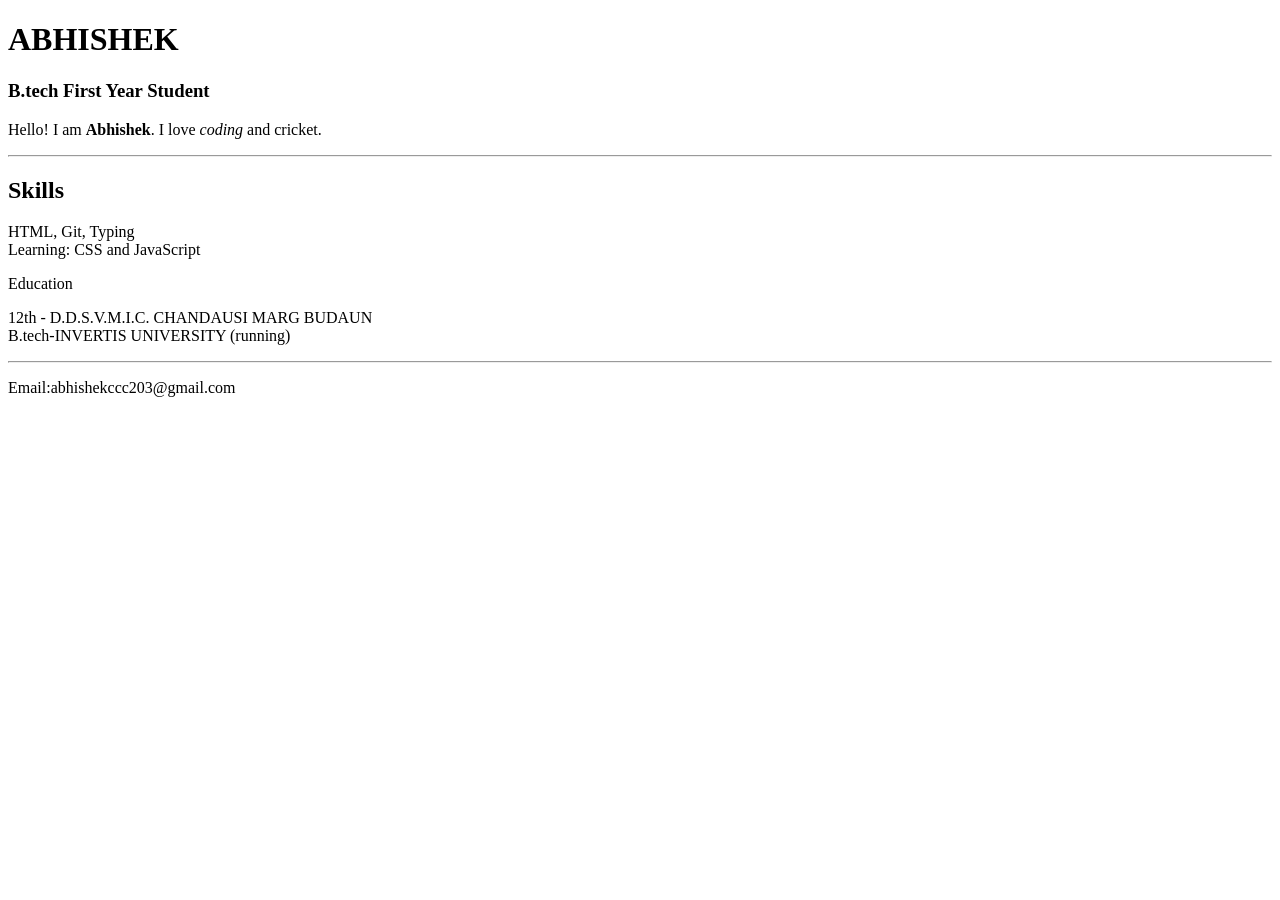
<file: week2/index.html>
<!DOCTYPE html>
<html lang="en">
<head>
  <meta charset="UTF-8">
  <title>My Resume</title>
</head>
<body>
  <!-- Heading: write your own name -->
  <h1>ABHISHEK</h1>
  <h3>B.tech First Year Student</h3>
<p>Hello! I am <strong>Abhishek</strong>. I love <em>coding</em> and cricket.</p>
  <hr>
  <!-- Skills box -->
  <div id="skills" class="section">
    <h2>Skills</h2>
    <p>HTML, Git, Typing<br>Learning: CSS and JavaScript</p>
  </div>           
   <!--Education box-->
   <div id="education"class="section"
   <h2>Education</h2>
   <p>12th - D.D.S.V.M.I.C. CHANDAUSI MARG BUDAUN
    <br>B.tech-INVERTIS UNIVERSITY (running)</p>
   
   </body> 
   <hr>
   <p>Email:abhishekccc203@gmail.com</p>
  </html>
</file>
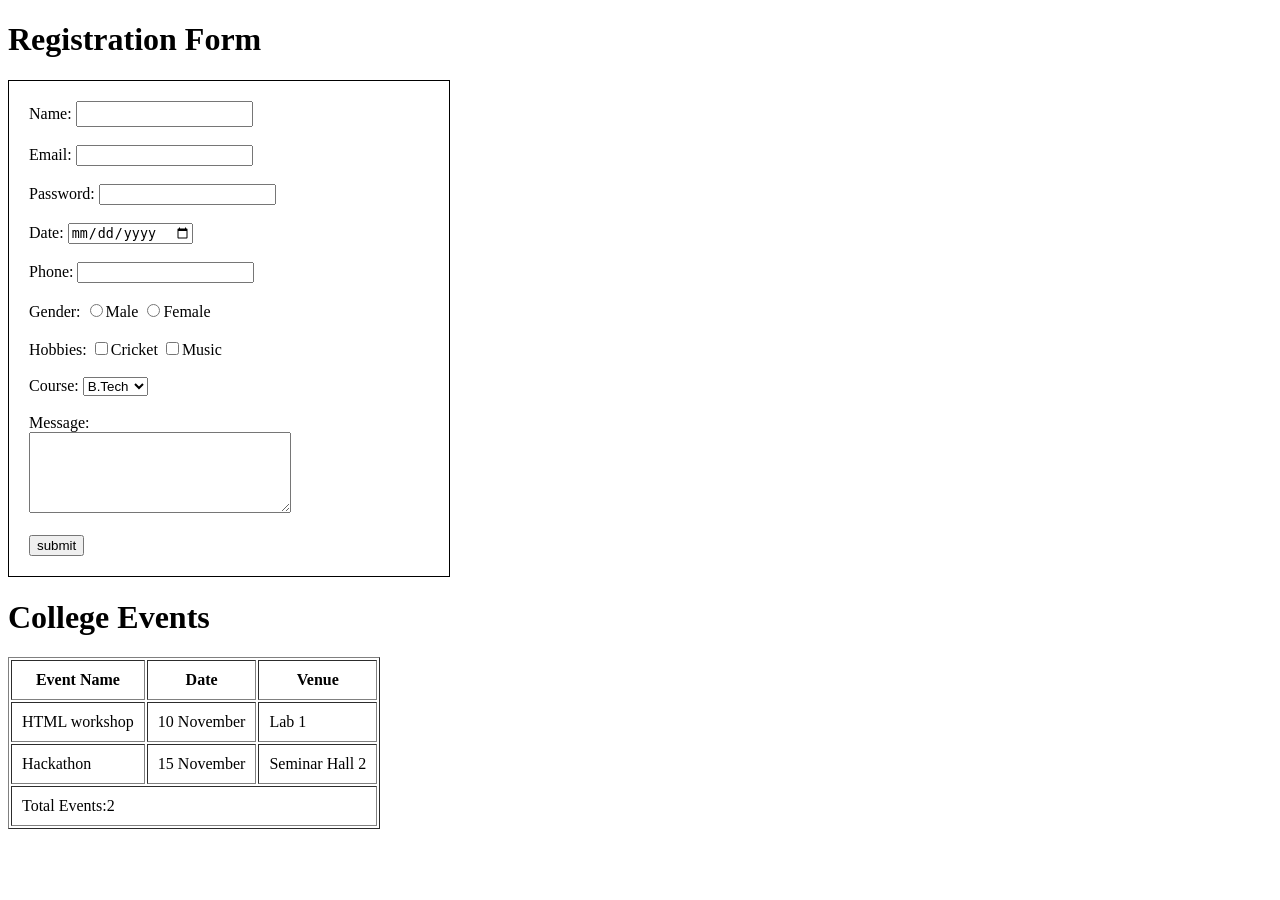
<file: week4/index.html>
<!DOCTYPE html>
<html lang="en">
<head>
 <meta charset="UTF-8">

 <meta name="viewport"  content="width=device-width,initial-scale=1.0>"
  <meta name="description"content="My College Registration Form">
  <meta name="author"content="Abhishek">

  <title>My College Website</title>
 
   <link rel="icon" type="image/png" href="favicon.png.jpeg">
   </head>
<body>

    <h1>Registration Form</h1>

    <form style="width:400px; min-height:400px; padding: 20px; border:1px solid black;">


        <label for="name">Name:</label>
        <input type="text"id="name"name="name" style="height: 20px;">
        <br><br>


        <label for="email">Email:</label>
        <input type="email"id="email"name="email style="height: 30px;">
        <br><br>

        
        <label for="password">Password:</label>
        <input type="password"id="password"name="password style="height:30px;"">
        <br><br>


        <label>Date:</label>
        <input type="date">
        <br><br>


        <label>Phone:</label>
        <input type="tel">
        <br><br>


        <label>Gender:</label>
        <input type="radio"name="gender">Male
        <input type="radio"name="gender">Female
        <br><br>


        <label>Hobbies:</label>

         <input type="checkbox"name="hobbies">Cricket
         <input type="checkbox"name="hobbies">Music
         <br><br>


         <label for="course">Course:</label>
         <select id="course"name="course">
             <option>B.Tech</option>
             <option>BCA</option>
             <option>M.Tech</option>
             <option>MCA</option>
         </select>
         <br><br>


         <label for="message">Message:</label>
         <br>
         <textarea id="message"name="message" rows="5" cols="30"></textarea>
         <br><br>


         <button type="submit">submit</button>


    </form>

       <h1>College Events</h1>
       <table border="1" cellpadding="10">

       <thead>
        <tr>
        <th>Event Name</th>
        <th>Date</th>
        <th>Venue</th>
        </tr>
       </thead>

       <tbody>
        <tr>
             <td>HTML workshop</td>
             <td>10 November</td>
             <td>Lab 1</td>
        </tr>
             <tr>
                <td>Hackathon</td>
                <td>15 November</td>
                <td>Seminar Hall 2</td>
             </tr>
       </tbody>

       <tfoot>
         <tr>
            <td colspan="3">Total Events:2</td>
         </tr>
       </tfoot>

    </table>
    

</body>
</html>
</file>
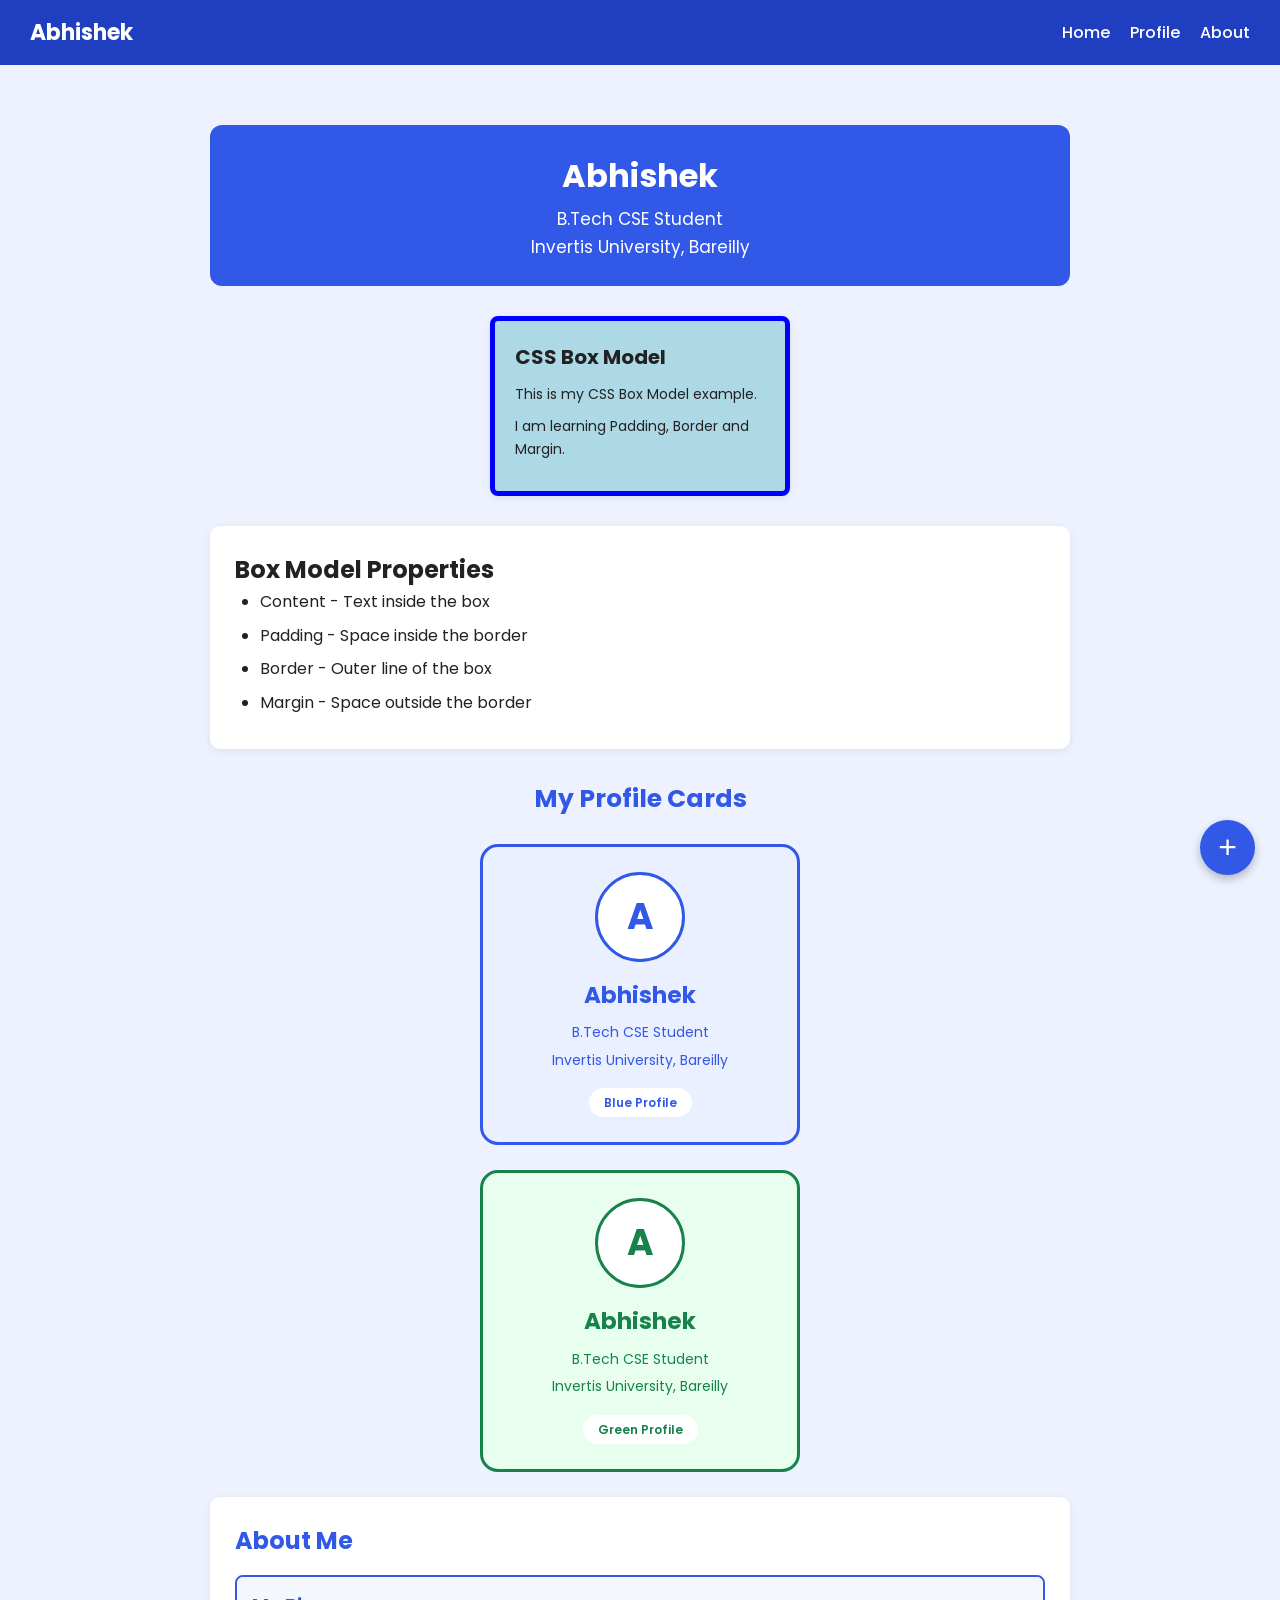
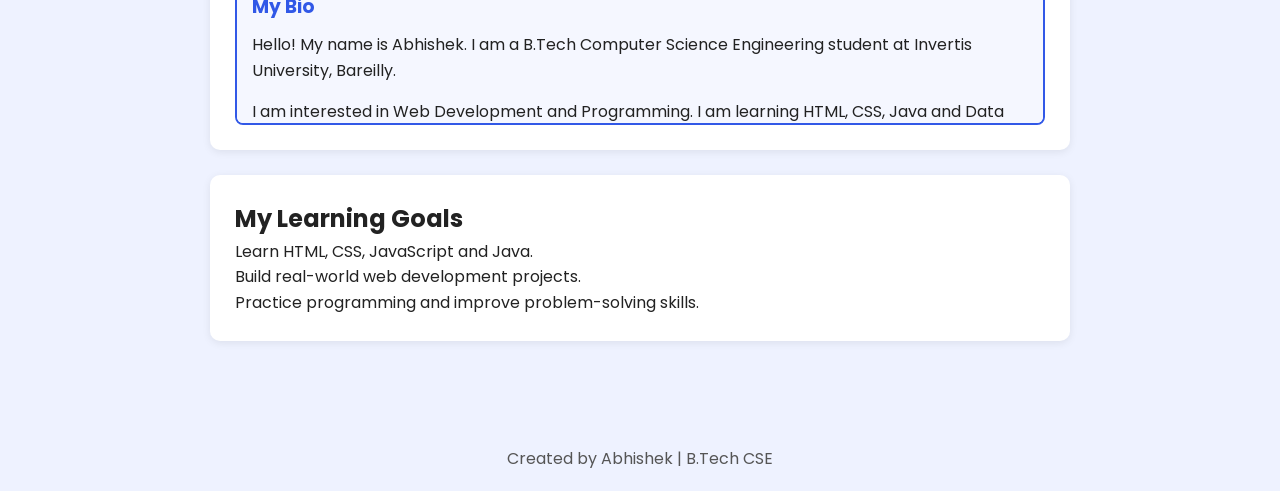
<file: week6/index.html>
<!DOCTYPE html>
<html lang="en">
<head>
    <meta charset="UTF-8">
    <meta name="viewport" content="width=device-width, initial-scale=1.0">
    <title>Abhishek - B.Tech CSE Student</title>

    <link rel="preconnect" href="https://fonts.googleapis.com">
    <link rel="preconnect" href="https://fonts.gstatic.com" crossorigin>
    <link href="https://fonts.googleapis.com/css2?family=Poppins:wght@400;500;600;700&display=swap" rel="stylesheet">

    <link rel="stylesheet" href="style.css">
</head>

<body>

    <!-- Sticky Navigation -->
    <nav class="top-bar">
        <h2>Abhishek</h2>

        <div class="nav-links">
            <a href="#home">Home</a>
            <a href="#profile">Profile</a>
            <a href="#bio">About</a>
        </div>
    </nav>

    <main class="container">

        <!-- Student Information -->
        <header class="student-info" id="home">
            <h1>Abhishek</h1>
            <p>B.Tech CSE Student</p>
            <p>Invertis University, Bareilly</p>
        </header>

        <!-- Task 6.1 - Box Model -->
        <section class="card box-demo">
            <h2>CSS Box Model</h2>
            <p>This is my CSS Box Model example.</p>
            <p>I am learning Padding, Border and Margin.</p>
        </section>

        <!-- Box Model Explanation -->
        <section class="card">
            <h2>Box Model Properties</h2>

            <ul>
                <li>Content - Text inside the box</li>
                <li>Padding - Space inside the border</li>
                <li>Border - Outer line of the box</li>
                <li>Margin - Space outside the border</li>
            </ul>
        </section>

        <!-- Task 6.2 - Profile Cards -->
        <section class="card-section" id="profile">
            <h2 class="section-title"> My Profile Cards</h2>

            <div class="profile-card blue-card">
                <div class="avatar">A</div>
                <h2>Abhishek</h2>
                <p>B.Tech CSE Student</p>
                <p>Invertis University, Bareilly</p>
                <span class="card-label">Blue Profile</span>
            </div>

            <div class="profile-card green-card">
                <div class="avatar">A</div>
                <h2>Abhishek</h2>
                <p>B.Tech CSE Student</p>
                <p>Invertis University, Bareilly</p>
                <span class="card-label">Green Profile</span>
            </div>
        </section>

        <!-- Task 6.3 - Scrollable Bio -->
        <section class="card bio-section" id="bio">
            <h2> About Me</h2>

            <div class="bio-box">
                <h3>My Bio</h3>

                <p>Hello! My name is Abhishek. I am a B.Tech Computer Science Engineering student at Invertis University, Bareilly.</p>

                <p>I am interested in Web Development and Programming. I am learning HTML, CSS, Java and Data Structures.</p>

                <p>My goal is to become a successful Software Developer. I enjoy learning new technologies and building projects.</p>

                <p>I am improving my problem-solving skills and practicing coding regularly.</p>

                <p>I want to develop useful websites and applications and grow my technical knowledge.</p>
            </div>
        </section>

        <!-- Learning Goals -->
        <section class="card">
            <h2>My Learning Goals</h2>
            <p>Learn HTML, CSS, JavaScript and Java.</p>
            <p>Build real-world web development projects.</p>
            <p>Practice programming and improve problem-solving skills.</p>
        </section>

    </main>

    <!-- Fixed Plus Button -->
    <button class="plus-button" type="button" aria-label="Add">+</button>

    <!-- Footer -->
    <footer class="footer">
        <p>Created by Abhishek | B.Tech CSE</p>
    </footer>

</body>
</html>
</file>
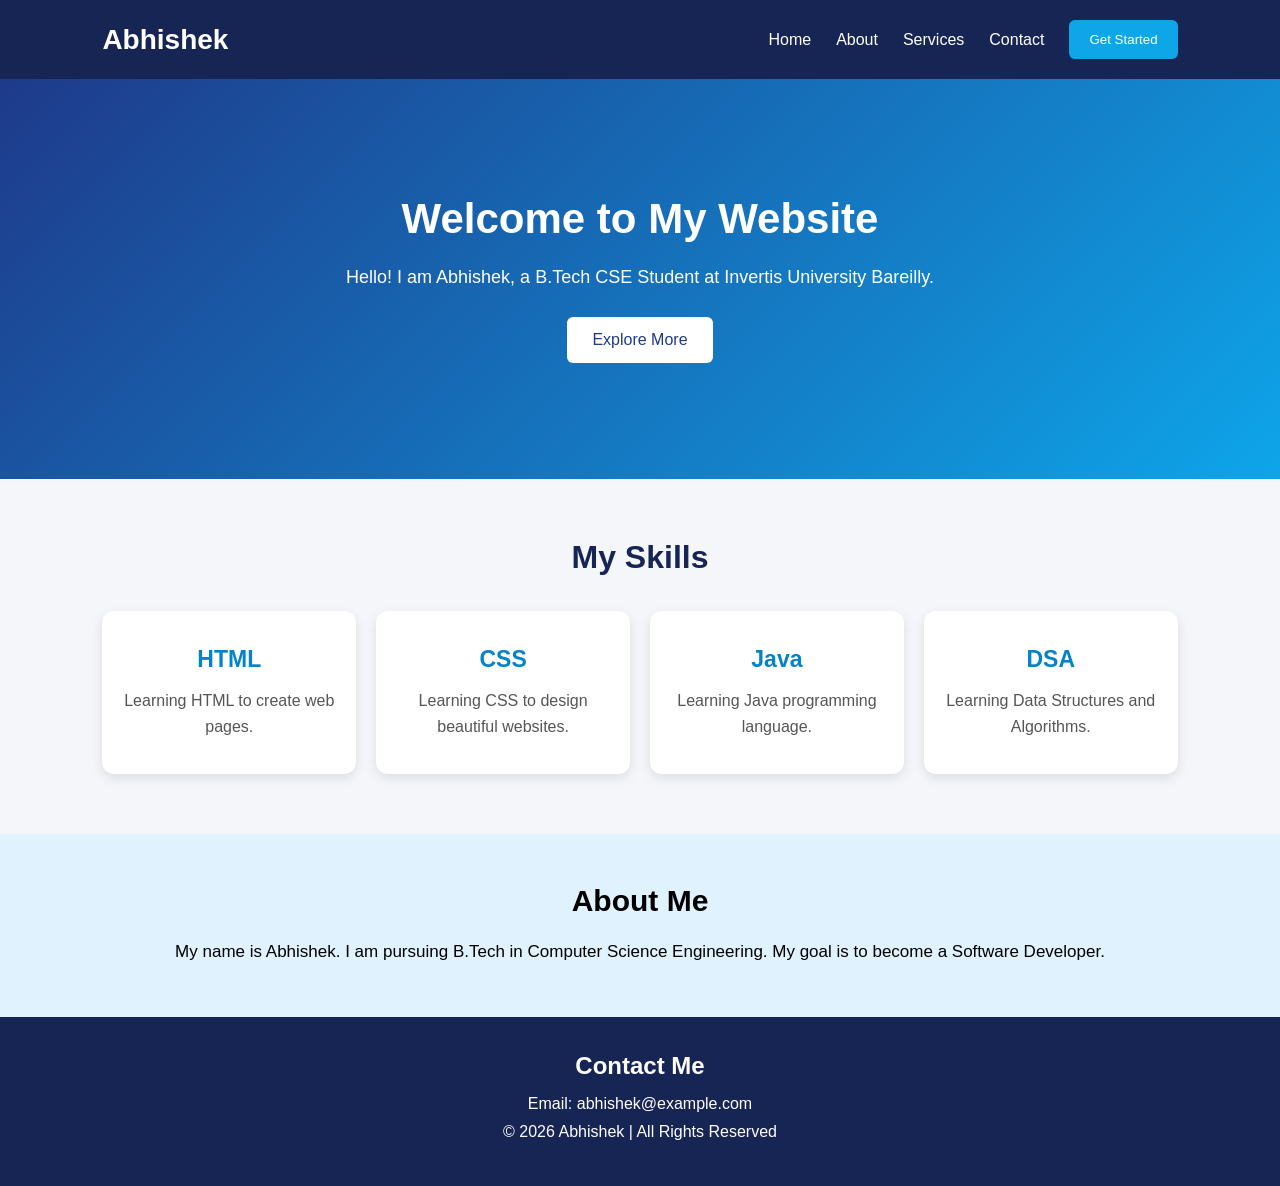
<file: week7/index.html>
<!DOCTYPE html>
<html lang="en">
<head>
    <meta charset="UTF-8">
    <meta name="viewport" content="width=device-width, initial-scale=1.0">
    <title>Abhishek - Landing Page</title>
    <link rel="stylesheet" href="style.css">
</head>
<body>

    <!-- 7.1 Navbar using Flexbox -->
    <header>
        <nav class="navbar">
            <div class="logo">Abhishek</div>

            <div class="nav-links">
                <a href="#home">Home</a>
                <a href="#about">About</a>
                <a href="#services">Services</a>
                <a href="#contact">Contact</a>
                <button class="nav-btn">Get Started</button>
            </div>
        </nav>
    </header>

    <!-- 7.2 Banner using Flexbox -->
    <section class="banner" id="home">
        <div class="banner-content">
            <h1>Welcome to My Website</h1>
            <p>
                Hello! I am Abhishek, a B.Tech CSE Student
                at Invertis University Bareilly.
            </p>
            <button class="main-btn">Explore More</button>
        </div>
    </section>

    <!-- 7.3 Cards using Flexbox -->
    <section class="services" id="services">
        <h2>My Skills</h2>

        <div class="card-container">

            <div class="card">
                <h3>HTML</h3>
                <p>Learning HTML to create web pages.</p>
            </div>

            <div class="card">
                <h3>CSS</h3>
                <p>Learning CSS to design beautiful websites.</p>
            </div>

            <div class="card">
                <h3>Java</h3>
                <p>Learning Java programming language.</p>
            </div>

            <div class="card">
                <h3>DSA</h3>
                <p>Learning Data Structures and Algorithms.</p>
            </div>

        </div>
    </section>

    <!-- About Section -->
    <section class="about" id="about">
        <h2>About Me</h2>
        <p>
            My name is Abhishek.
            I am pursuing B.Tech in Computer Science Engineering.
            My goal is to become a Software Developer.
        </p>
    </section>

    <!-- Contact Section -->
    <footer id="contact">
        <h2>Contact Me</h2>
        <p>Email: abhishek@example.com</p>
        <p>© 2026 Abhishek | All Rights Reserved</p>
    </footer>

</body>
</html>
</file>
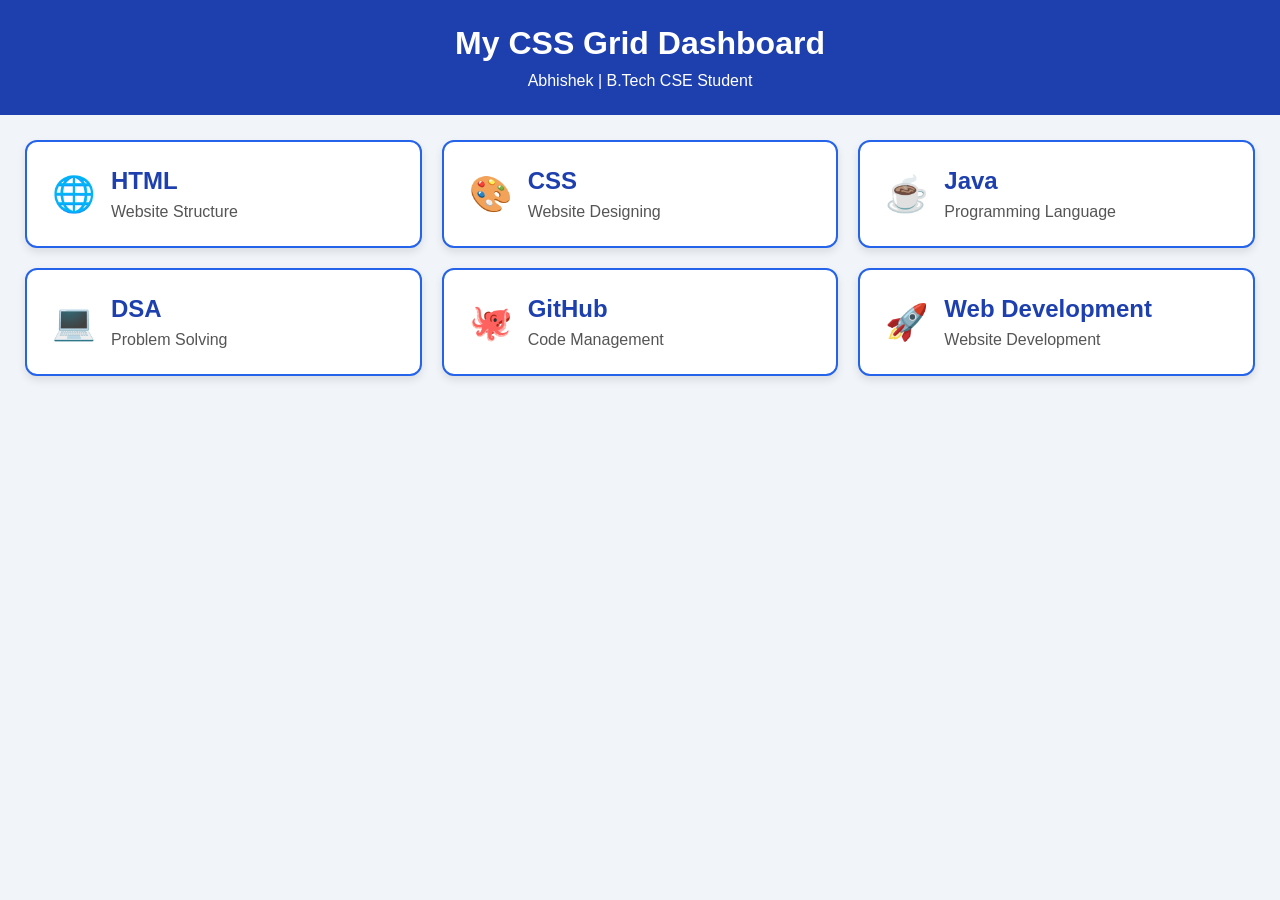
<file: week8/index.html>
<!DOCTYPE html>
<html lang="en">
<head>
    <meta charset="UTF-8">
    <meta name="viewport" content="width=device-width, initial-scale=1.0">
    <title> Grid Inspector</title>
    <link rel="stylesheet" href="style.css">
</head>
<body>

    <header>
        <h1>My CSS Grid Dashboard</h1>
        <p>Abhishek | B.Tech CSE Student</p>
    </header>

    <main class="grid-container">

        <div class="box">
            <span>🌐</span>
            <div>
                <h2>HTML</h2>
                <p>Website Structure</p>
            </div>
        </div>

        <div class="box">
            <span>🎨</span>
            <div>
                <h2>CSS</h2>
                <p>Website Designing</p>
            </div>
        </div>

        <div class="box">
            <span>☕</span>
            <div>
                <h2>Java</h2>
                <p>Programming Language</p>
            </div>
        </div>

        <div class="box">
            <span>💻</span>
            <div>
                <h2>DSA</h2>
                <p>Problem Solving</p>
            </div>
        </div>

        <div class="box">
            <span>🐙</span>
            <div>
                <h2>GitHub</h2>
                <p>Code Management</p>
            </div>
        </div>

        <div class="box">
            <span>🚀</span>
            <div>
                <h2>Web Development</h2>
                <p>Website Development</p>
            </div>
        </div>

    </main>

</body>
</html>
</file>
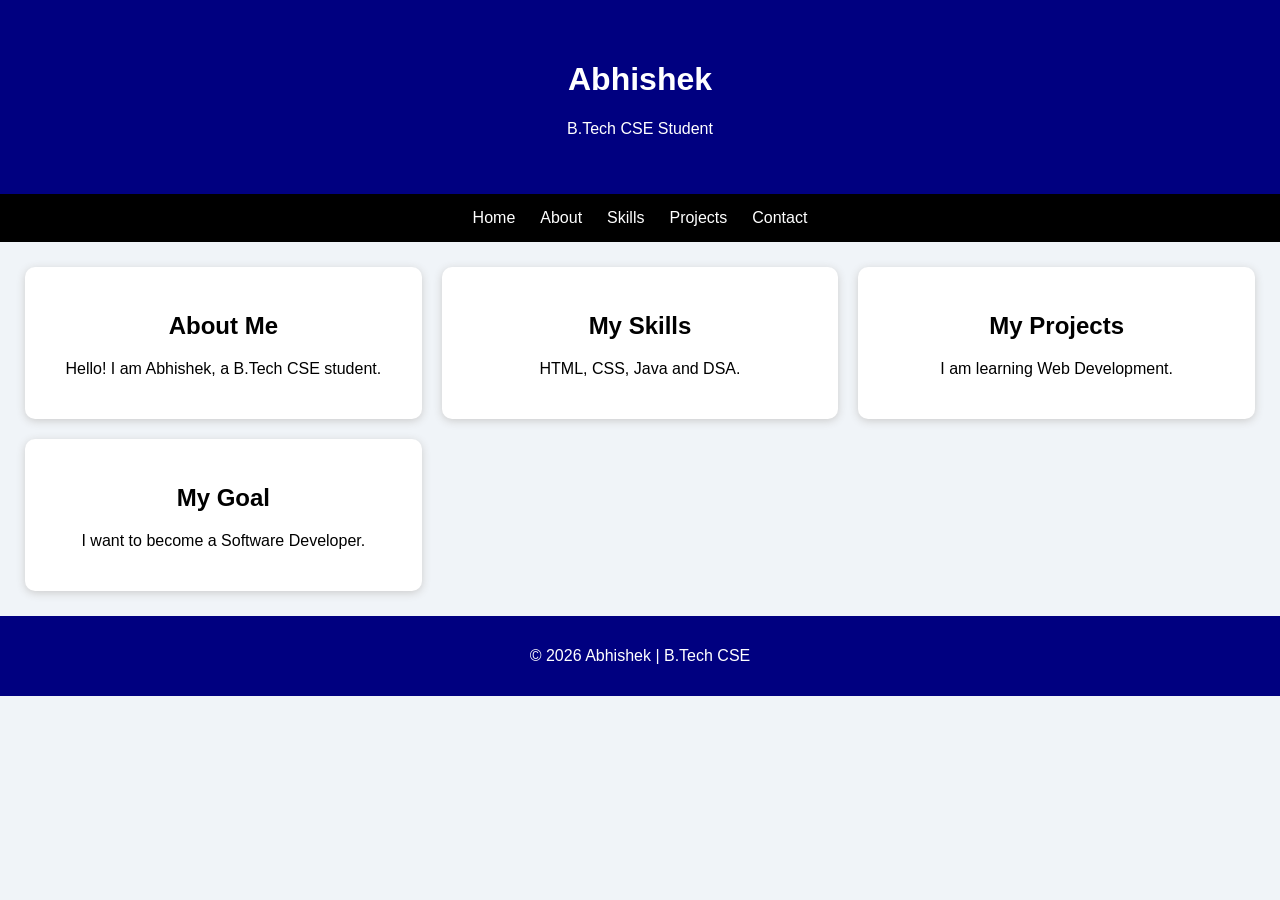
<file: week9/index.html>
<!DOCTYPE html>
<html lang="en">
<head>
    <meta charset="UTF-8">
    <meta name="viewport" content="width=device-width, initial-scale=1.0">
    <title>Abhishek Portfolio</title>
    <link rel="stylesheet" href="style.css">
</head>
<body>

    <header>
        <h1>Abhishek</h1>
        <p>B.Tech CSE Student</p>
    </header>

    <nav>
        <a href="#">Home</a>
        <a href="#">About</a>
        <a href="#">Skills</a>
        <a href="#">Projects</a>
        <a href="#">Contact</a>
    </nav>

    <main>

        <section class="card">
            <h2>About Me</h2>
            <p>Hello! I am Abhishek, a B.Tech CSE student.</p>
        </section>

        <section class="card">
            <h2>My Skills</h2>
            <p>HTML, CSS, Java and DSA.</p>
        </section>

        <section class="card">
            <h2>My Projects</h2>
            <p>I am learning Web Development.</p>
        </section>

        <section class="card">
            <h2>My Goal</h2>
            <p>I want to become a Software Developer.</p>
        </section>

    </main>

    <footer>
        <p>© 2026 Abhishek | B.Tech CSE</p>
    </footer>

</body>
</html>
</file>
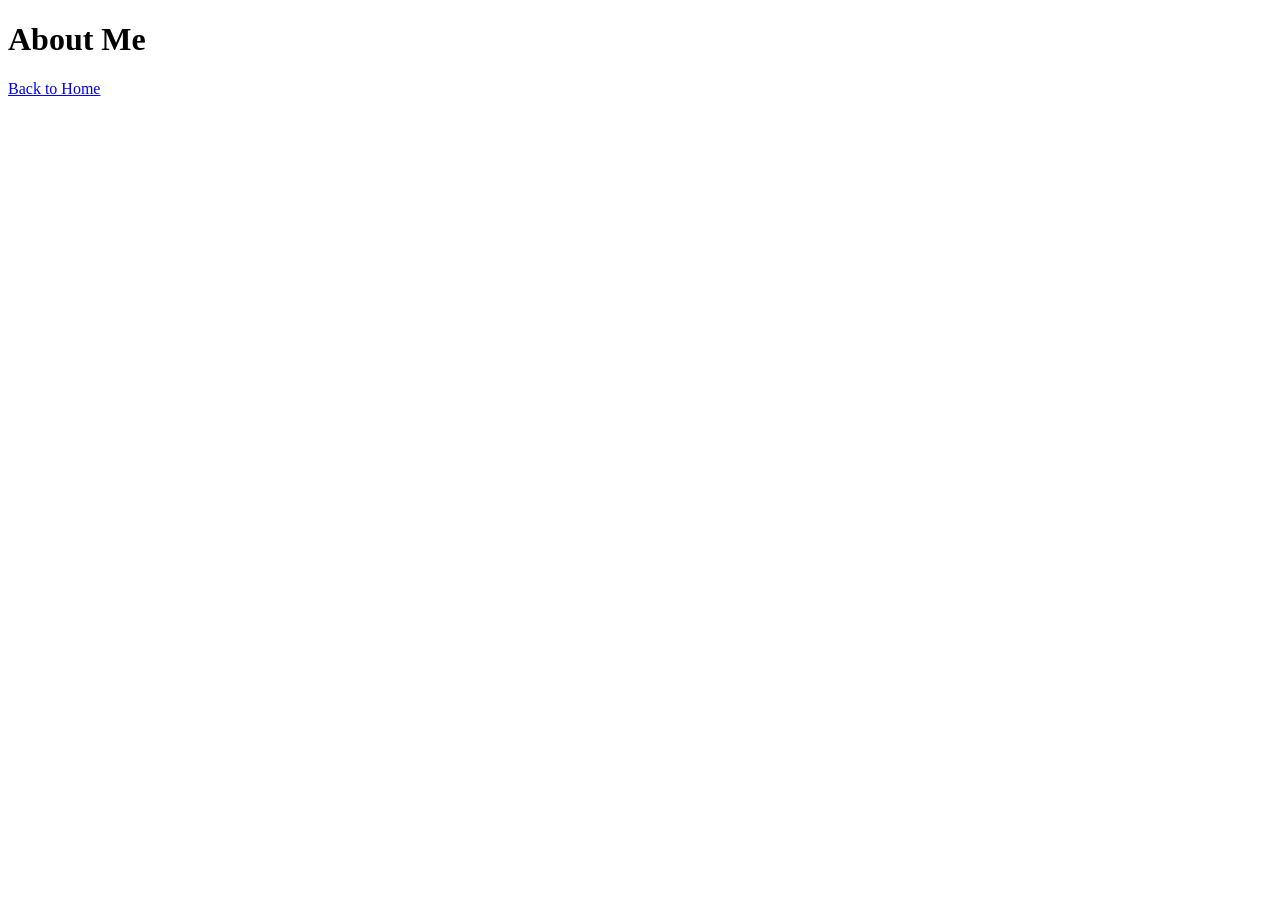
<file: about.html>
<!DOCTYPE html>
<html lang="en">
<head>
    <meta charset="UTF-8">
    <title>About Abhishek</title>
</head>
<body>
    <header>
    <h1>About Me</h1>
   <nav>
    <a href="index.html">Back to Home</a>
    </nav>
    </header>
</body>
</html>
</file>
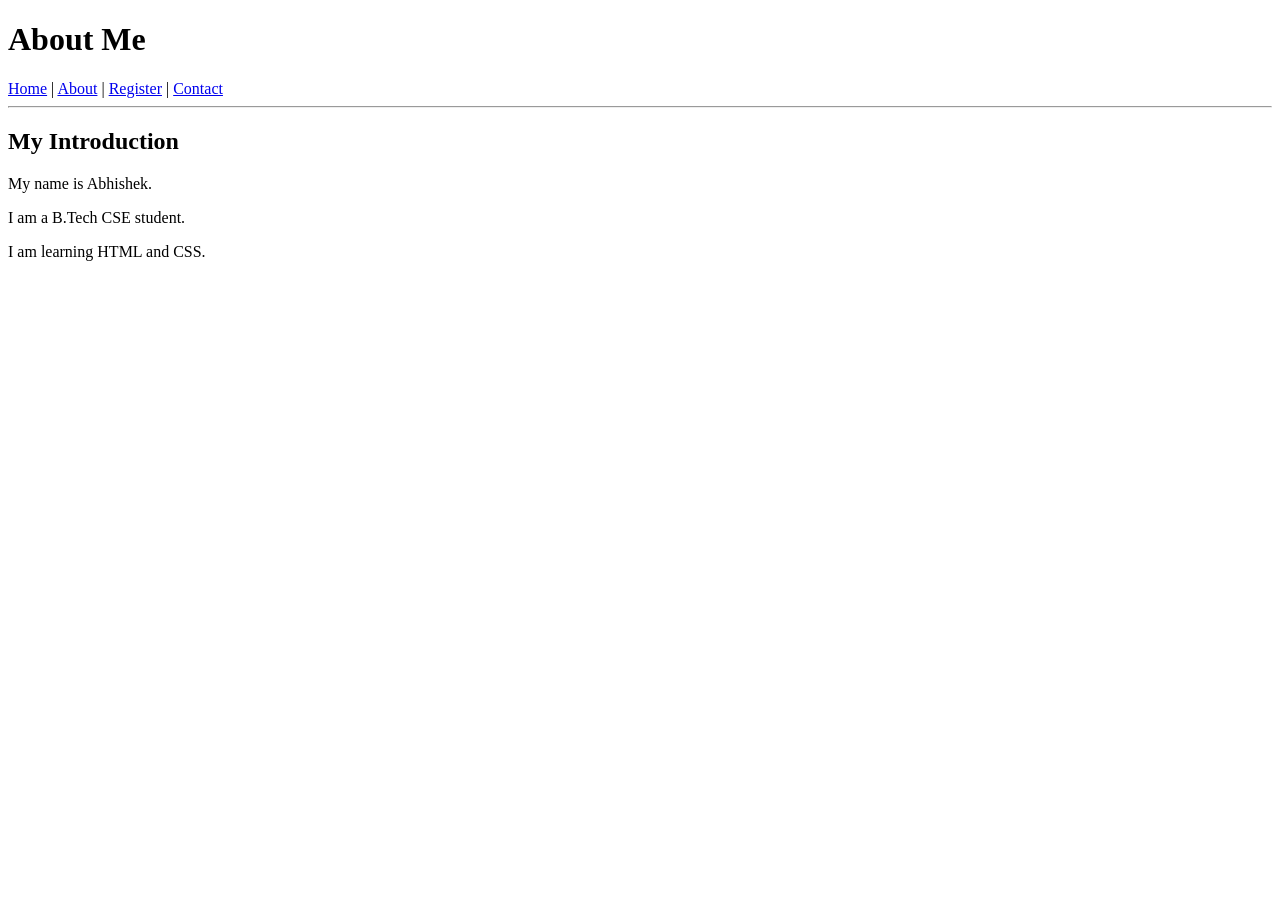
<file: week4/about.html>
<!DOCTYPE html>
<html>
<head>
    <title>About Page</title>
</head>
<body>

<h1>About Me</h1>

<nav>
    <a href="index.html">Home</a> |
    <a href="about.html">About</a> |
    <a href="register.html">Register</a> |
    <a href="contact.html">Contact</a>
</nav>

<hr>

<h2>My Introduction</h2>
<p>My name is Abhishek.</p>
<p>I am a B.Tech CSE student.</p>
<p>I am learning HTML and CSS.</p>

</body>
</html>
</file>
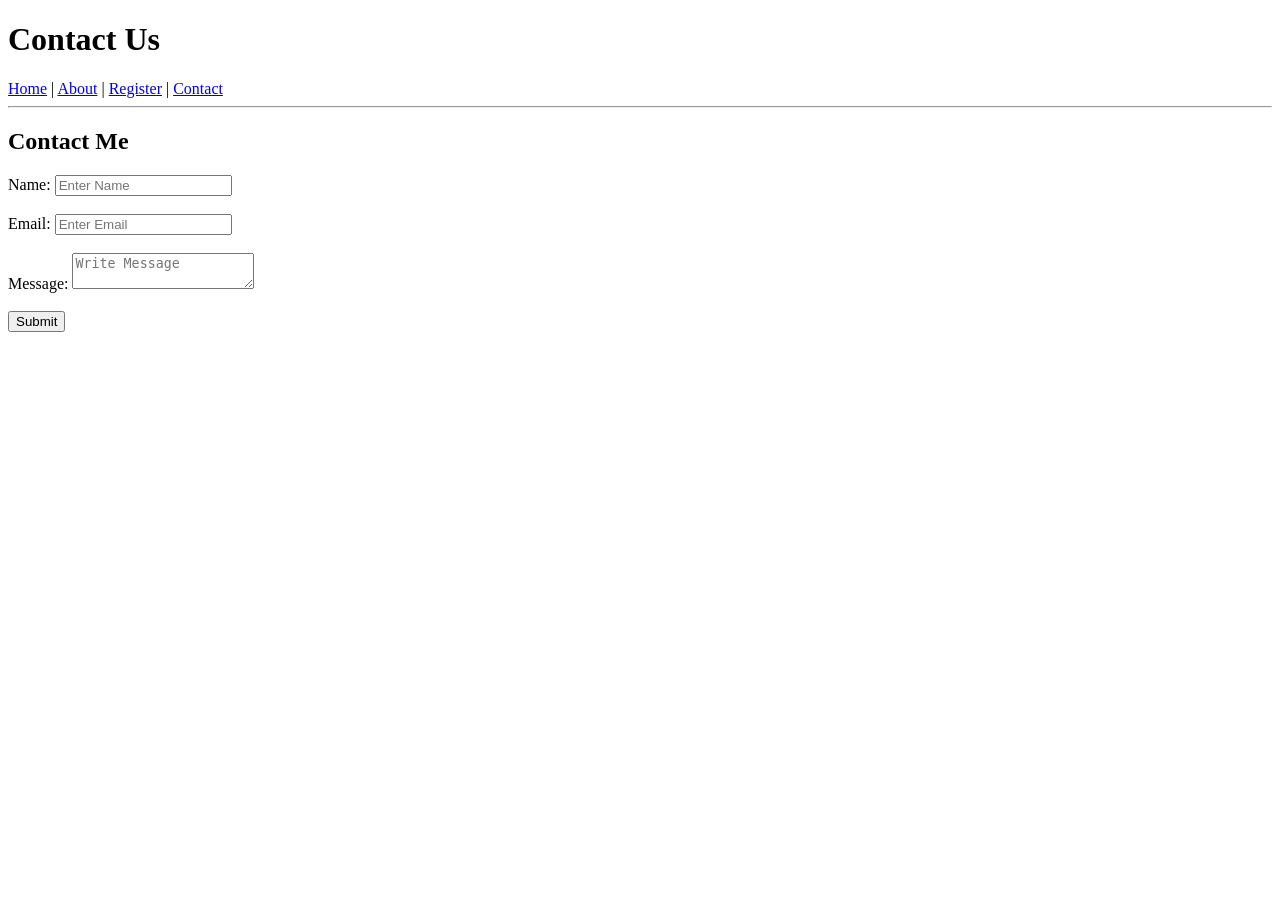
<file: week4/contact.html>
<!DOCTYPE html>
<html>
<head>
    <title>Contact Page</title>
</head>
<body>

<h1>Contact Us</h1>

<nav>
    <a href="index.html">Home</a> |
    <a href="about.html">About</a> |
    <a href="register.html">Register</a> |
    <a href="contact.html">Contact</a>
</nav>

<hr>

<h2>Contact Me</h2>

<form>
    <label>Name:</label>
    <input type="text" placeholder="Enter Name">
    <br><br>

    <label>Email:</label>
    <input type="email" placeholder="Enter Email">
    <br><br>

    <label>Message:</label>
    <textarea placeholder="Write Message"></textarea>
    <br><br>

    <button type="submit">Submit</button>
</form>

</body>
</html>
</file>
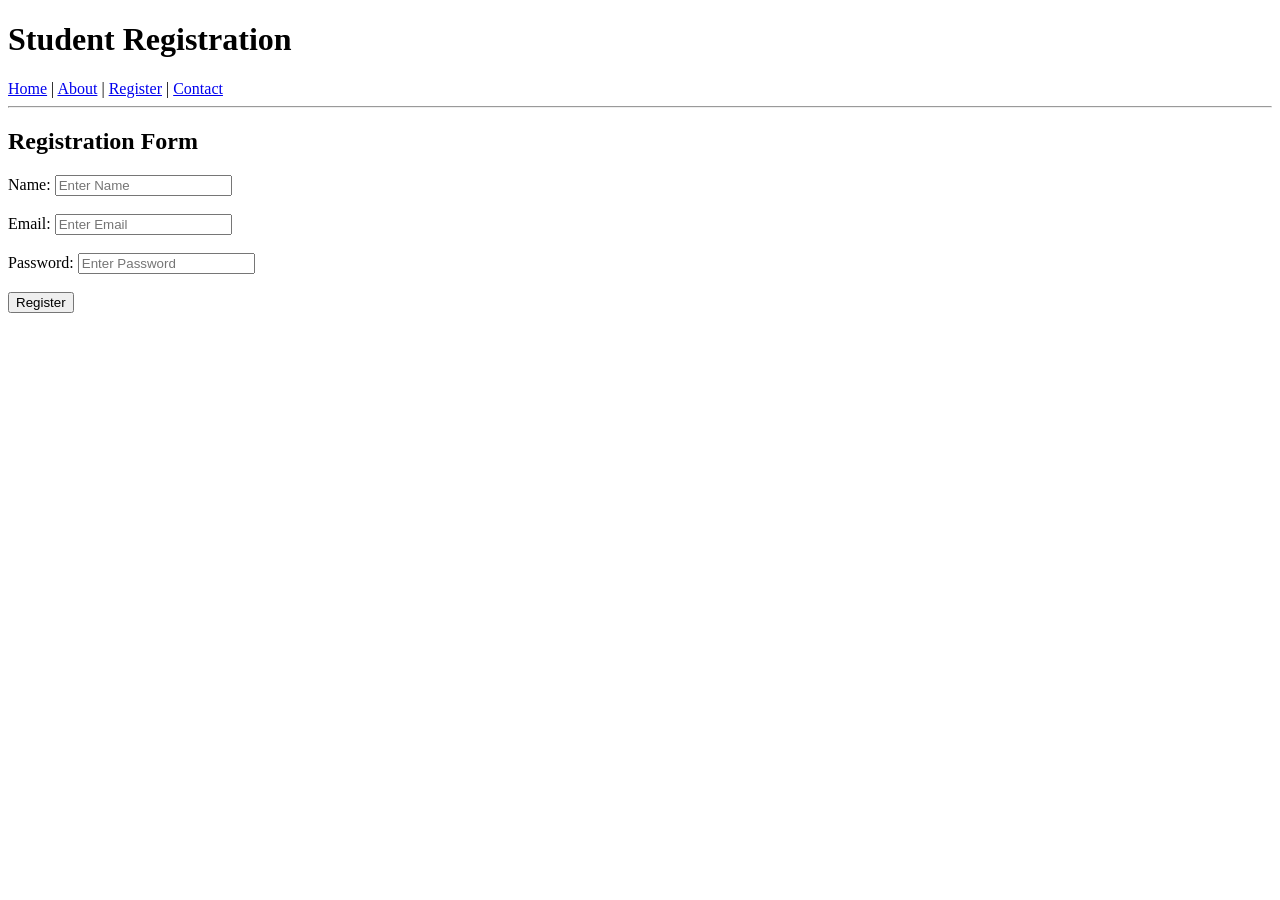
<file: week4/register.html>
<!DOCTYPE html>
<html>
<head>
    <title>Register Page</title>
</head>
<body>

<h1>Student Registration</h1>

<nav>
    <a href="index.html">Home</a> |
    <a href="about.html">About</a> |
    <a href="register.html">Register</a> |
    <a href="contact.html">Contact</a>
</nav>

<hr>

<h2>Registration Form</h2>

<form>
    <label>Name:</label>
    <input type="text" placeholder="Enter Name">
    <br><br>

    <label>Email:</label>
    <input type="email" placeholder="Enter Email">
    <br><br>

    <label>Password:</label>
    <input type="password" placeholder="Enter Password">
    <br><br>

    <button type="submit">Register</button>
</form>

</body>
</html>
</file>
<file: week6/style.css>
/* Week 6 - Final CSS */

/* 1. Universal Selector */
* {
    box-sizing: border-box;
    margin: 0;
    padding: 0;
}

/* 2. CSS Variables */
:root {
    --primary-color: #3158e7;
    --background-color: #eef2ff;
    --card-color: #ffffff;
    --text-color: #222222;
}

/* 3. Body */
body {
    font-family: 'Poppins', sans-serif;
    background-color: var(--background-color);
    color: var(--text-color);
    font-size: 16px;
    line-height: 1.6;
}

/* 4. Sticky Navigation */
.top-bar {
    position: sticky;
    top: 0;
    z-index: 1000;
    display: flex;
    justify-content: space-between;
    align-items: center;
    background-color: #203fc0;
    color: white;
    padding: 15px 30px;
}

.top-bar h2 {
    font-size: 22px;
}

.nav-links {
    display: flex;
    gap: 20px;
}

.nav-links a {
    color: white;
    text-decoration: none;
    font-weight: 500;
}

.nav-links a:hover {
    text-decoration: underline;
}

/* 5. Main Container */
.container {
    max-width: 900px;
    margin: 40px auto;
    padding: 20px;
}

/* 6. Student Information */
.student-info {
    text-align: center;
    background-color: var(--primary-color);
    color: white;
    padding: 25px;
    margin-bottom: 30px;
    border-radius: 12px;
}

.student-info h1 {
    font-size: 32px;
    margin-bottom: 5px;
}

.student-info p {
    font-size: 17px;
}

/* 7. Common Cards */
.card {
    background-color: var(--card-color);
    padding: 25px;
    margin-bottom: 25px;
    border-radius: 10px;
    box-shadow: 0 2px 8px rgba(0, 0, 0, 0.08);
}

/* 8. Task 6.1 - Box Model */
.box-demo {
    width: 300px;
    height: 180px;
    padding: 20px;
    border: 5px solid blue;
    margin: 30px auto;
    background-color: lightblue;
    border-radius: 8px;
}

.box-demo h2 {
    font-size: 20px;
}

.box-demo p {
    margin-top: 10px;
    font-size: 14px;
}

/* 9. Box Model Explanation */
.card ul {
    padding-left: 25px;
}

.card li {
    margin-bottom: 8px;
}

/* 10. Task 6.2 - Profile Cards */
.card-section {
    margin-top: 30px;
}

.section-title {
    text-align: center;
    margin-bottom: 20px;
    color: var(--primary-color);
    font-size: 25px;
}

.profile-card {
    width: 320px;
    padding: 25px;
    margin: 25px auto;
    text-align: center;
    border: 3px solid;
    border-radius: 18px;
    transition: transform 0.3s;
}

.profile-card:hover {
    transform: translateY(-5px);
}

/* Circle Avatar */
.avatar {
    width: 90px;
    height: 90px;
    border-radius: 50%;
    background-color: white;
    border: 3px solid currentColor;
    display: flex;
    align-items: center;
    justify-content: center;
    font-size: 36px;
    font-weight: bold;
    margin: 0 auto 15px;
}

/* Blue Profile */
.blue-card {
    color: #3158e7;
    border-color: #3158e7;
    background-color: #eaf0ff;
}

/* Green Profile */
.green-card {
    color: #16834a;
    border-color: #16834a;
    background-color: #e8fff0;
}

/* Profile Text */
.profile-card h2 {
    font-size: 23px;
    margin-bottom: 8px;
}

.profile-card p {
    font-size: 14px;
    margin-bottom: 5px;
}

.card-label {
    display: inline-block;
    margin-top: 12px;
    padding: 5px 15px;
    border-radius: 20px;
    background-color: white;
    font-size: 12px;
    font-weight: 600;
}

/* 11. Task 6.3 - Scrollable Bio */
.bio-section h2 {
    color: var(--primary-color);
    margin-bottom: 15px;
}

.bio-box {
    height: 150px;
    overflow: auto;
    padding: 15px;
    border: 2px solid var(--primary-color);
    border-radius: 8px;
    background-color: #f5f7ff;
}

.bio-box h3 {
    margin-bottom: 10px;
    color: var(--primary-color);
}

.bio-box p {
    margin-bottom: 15px;
}

/* 12. Task 6.4 - Fixed Plus Button */
.plus-button {
    position: fixed;
    right: 25px;
    bottom: 25px;
    z-index: 1100;
    width: 55px;
    height: 55px;
    border: none;
    border-radius: 50%;
    background-color: var(--primary-color);
    color: white;
    font-size: 32px;
    cursor: pointer;
    box-shadow: 0 4px 10px rgba(0, 0, 0, 0.25);
}

.plus-button:hover {
    background-color: #203fc0;
}

/* 13. Footer */
.footer {
    text-align: center;
    padding: 20px;
    margin-top: 20px;
    color: #555555;
}

/* 14. Responsive Design */
@media (max-width: 600px) {
    .top-bar {
        padding: 12px;
        flex-direction: column;
        gap: 8px;
    }

    .nav-links {
        gap: 15px;
    }

    .container {
        padding: 12px;
    }

    .profile-card {
        width: 100%;
    }

    .box-demo {
        max-width: 100%;
    }
}
</file>
<file: week7/style.css>
/* Basic CSS */
* {
    margin: 0;
    padding: 0;
    box-sizing: border-box;
}

body {
    font-family: Arial, sans-serif;
    background-color: #f4f6f9;
}

/* 7.1 Navbar */
.navbar {
    display: flex;
    justify-content: space-between;
    align-items: center;
    padding: 20px 8%;
    background-color: #172554;
    color: white;
}

.logo {
    font-size: 28px;
    font-weight: bold;
}

.nav-links {
    display: flex;
    align-items: center;
    gap: 25px;
}

.nav-links a {
    text-decoration: none;
    color: white;
    font-size: 16px;
}

.nav-links a:hover {
    color: #38bdf8;
}

.nav-btn {
    background-color: #0ea5e9;
    color: white;
    border: none;
    padding: 12px 20px;
    border-radius: 6px;
    cursor: pointer;
}

/* 7.2 Banner */
.banner {
    min-height: 400px;
    background: linear-gradient(135deg, #1e3a8a, #0ea5e9);
    display: flex;
    flex-direction: column;
    justify-content: center;
    align-items: center;
    text-align: center;
    padding: 30px;
    color: white;
}

.banner-content h1 {
    font-size: 42px;
    margin-bottom: 20px;
}

.banner-content p {
    font-size: 18px;
    line-height: 1.6;
    margin-bottom: 25px;
}

.main-btn {
    background-color: white;
    color: #1e3a8a;
    border: none;
    padding: 14px 25px;
    border-radius: 6px;
    font-size: 16px;
    cursor: pointer;
}

/* 7.3 Cards */
.services {
    padding: 60px 8%;
    text-align: center;
}

.services h2 {
    font-size: 32px;
    margin-bottom: 35px;
    color: #172554;
}

.card-container {
    display: flex;
    flex-wrap: wrap;
    gap: 20px;
}

.card {
    flex: 1 1 200px;
    background-color: white;
    padding: 35px 20px;
    border-radius: 12px;
    box-shadow: 0 4px 12px rgba(0, 0, 0, 0.1);
}

.card h3 {
    color: #0284c7;
    margin-bottom: 15px;
    font-size: 23px;
}

.card p {
    color: #555;
    line-height: 1.6;
}

/* About Section */
.about {
    background-color: #e0f2fe;
    padding: 50px 8%;
    text-align: center;
}

.about h2 {
    font-size: 30px;
    margin-bottom: 20px;
}

.about p {
    font-size: 17px;
    line-height: 1.7;
}

/* Footer */
footer {
    background-color: #172554;
    color: white;
    text-align: center;
    padding: 35px 15px;
}

footer h2 {
    margin-bottom: 15px;
}

footer p {
    margin: 10px 0;
}

/* 7.5 Responsive Design */

/* Tablet */
@media (max-width: 768px) {
    .navbar {
        flex-direction: column;
        gap: 20px;
    }

    .nav-links {
        flex-wrap: wrap;
        justify-content: center;
        gap: 15px;
    }

    .banner-content h1 {
        font-size: 32px;
    }
}

/* Mobile */
@media (max-width: 480px) {
    .navbar {
        padding: 15px;
    }

    .nav-links {
        flex-direction: column;
    }

    .banner {
        min-height: 350px;
    }

    .banner-content h1 {
        font-size: 27px;
    }

    .banner-content p {
        font-size: 15px;
    }

    .services {
        padding: 40px 15px;
    }

    .card {
        flex: 1 1 100%;
    }
}
</file>
<file: week8/style.css>
* {
    box-sizing: border-box;
    margin: 0;
    padding: 0;
}

body {
    font-family: Arial, sans-serif;
    background-color: #f1f5f9;
}

header {
    background-color: #1e40af;
    color: white;
    text-align: center;
    padding: 25px;
}

header h1 {
    margin-bottom: 10px;
}

.grid-container {
    display: grid;
    grid-template-columns: repeat(3, 1fr);
    gap: 20px;
    padding: 25px;
}

.box {
    display: flex;
    align-items: center;
    gap: 15px;
    background-color: white;
    padding: 25px;
    border: 2px solid #2563eb;
    border-radius: 12px;
    box-shadow: 0 4px 8px rgba(0, 0, 0, 0.1);
}

.box span {
    font-size: 35px;
}

.box h2 {
    color: #1e40af;
    margin-bottom: 8px;
}

.box p {
    color: #555;
}

@media (max-width: 768px) {
    .grid-container {
        grid-template-columns: repeat(2, 1fr);
    }
}

@media (max-width: 480px) {
    .grid-container {
        grid-template-columns: 1fr;
    }
}
</file>
<file: week9/style.css>
* {
    box-sizing: border-box;
}

body {
    margin: 0;
    font-family: Arial, sans-serif;
    background-color: #f0f4f8;
}

/* Header */
header {
    background-color: navy;
    color: white;
    text-align: center;
    padding: 30px;
}

/* Navbar */
nav {
    display: flex;
    justify-content: center;
    gap: 25px;
    background-color: black;
    padding: 15px;
}

nav a {
    color: white;
    text-decoration: none;
}

/* Main Grid */
main {
    display: grid;
    grid-template-columns: repeat(3, 1fr);
    gap: 20px;
    padding: 25px;
}

/* Cards */
.card {
    background-color: white;
    padding: 25px;
    text-align: center;
    border-radius: 10px;
    box-shadow: 0 2px 8px #ccc;
}

/* Footer */
footer {
    background-color: navy;
    color: white;
    text-align: center;
    padding: 15px;
}

/* Mobile */
@media (max-width: 767px) {
    nav {
        flex-direction: column;
        text-align: center;
    }

    main {
        grid-template-columns: 1fr;
    }
}

/* Tablet */
@media (min-width: 768px) and (max-width: 1023px) {
    main {
        grid-template-columns: repeat(2, 1fr);
    }
}

/* Desktop */
@media (min-width: 1024px) {
    main {
        grid-template-columns: repeat(3, 1fr);
    }

    header {
        padding: 40px;
    }
}
</file>
